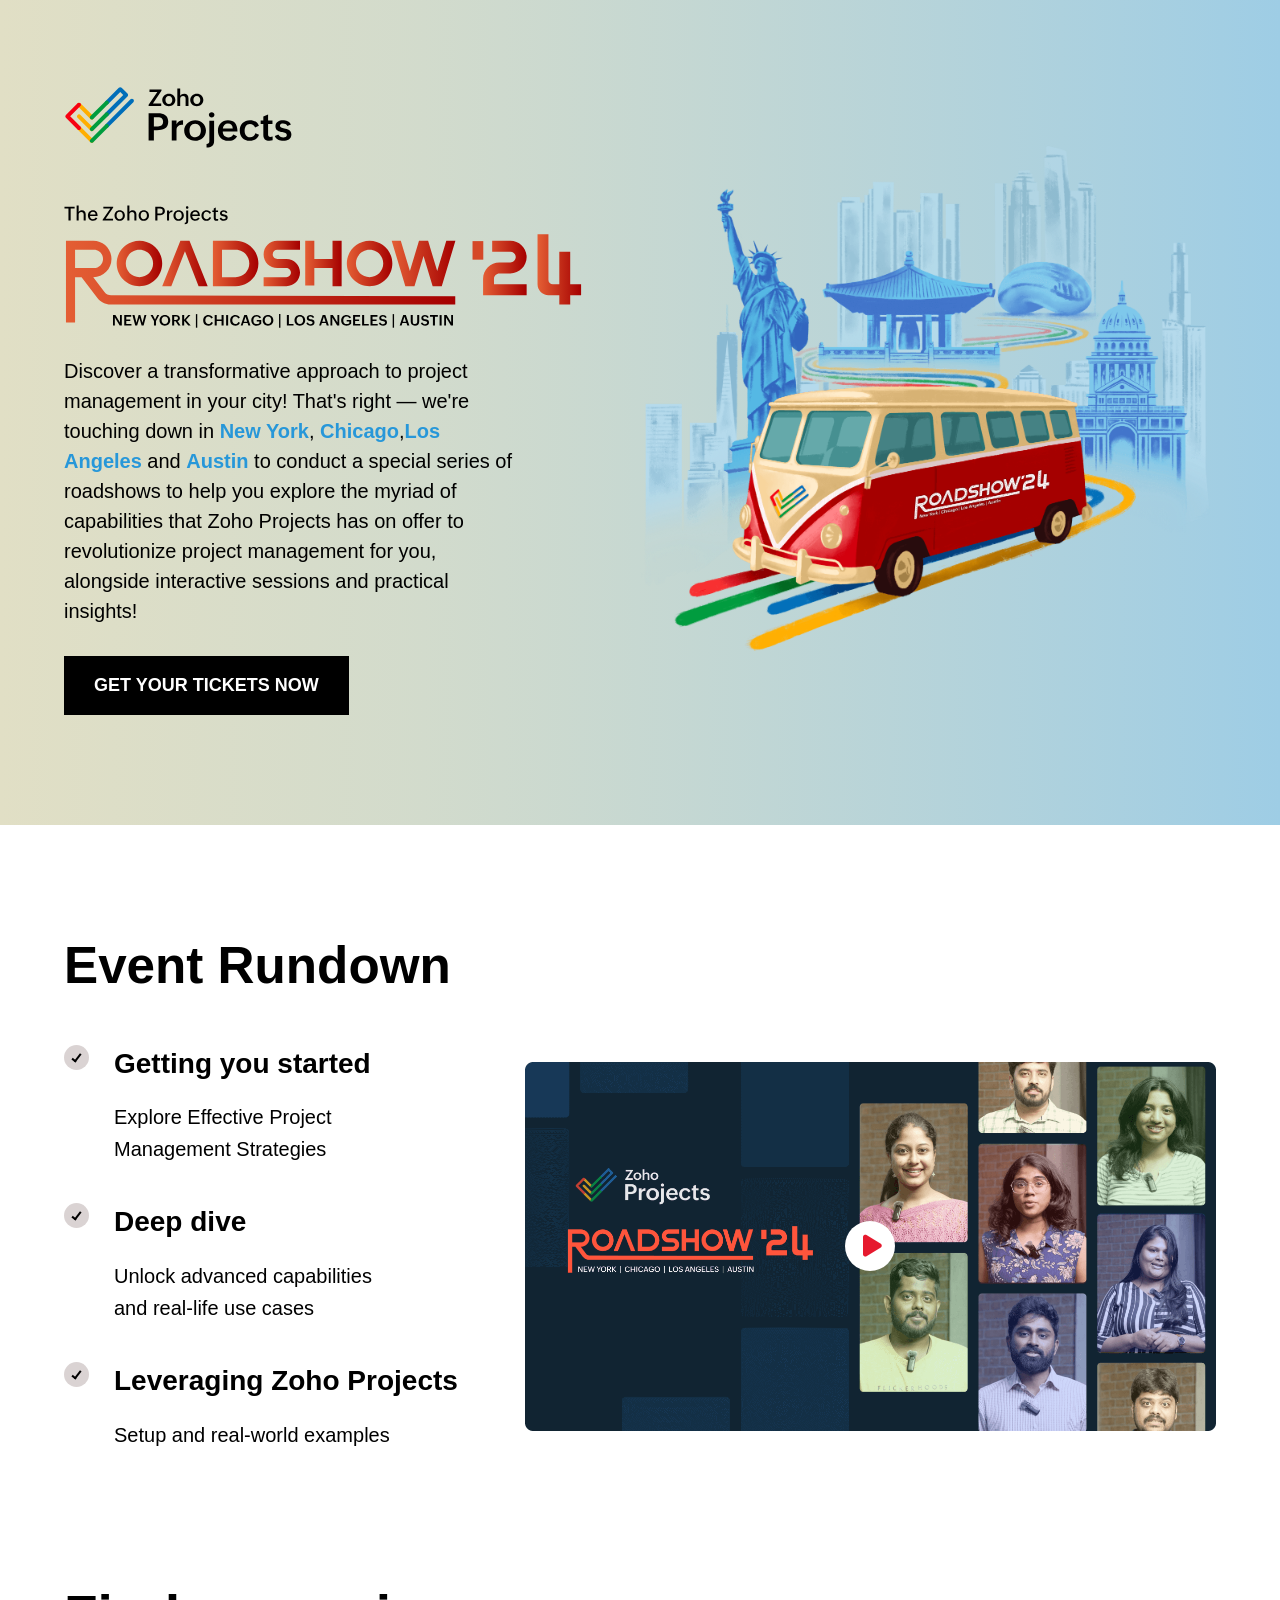
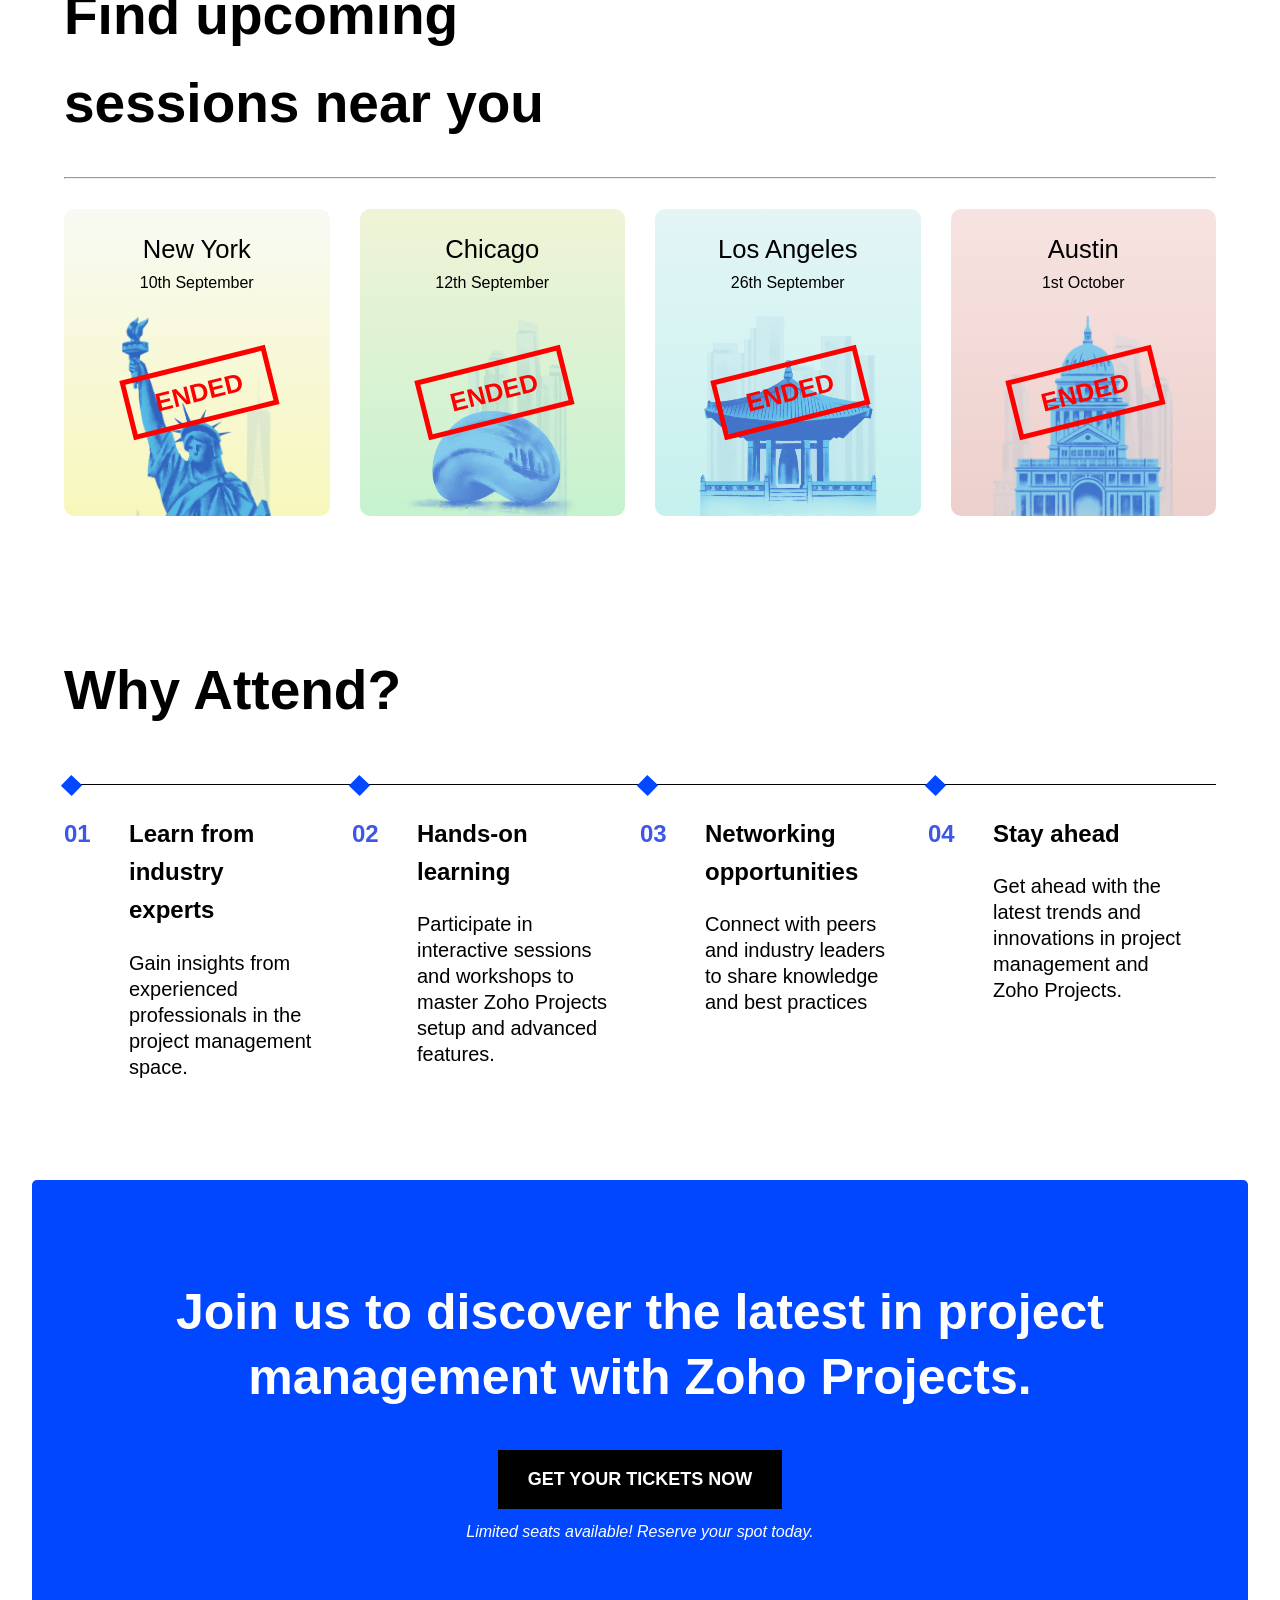
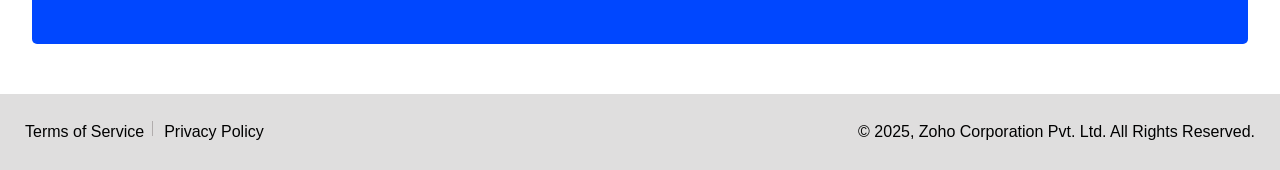
<file: index.html>
<!DOCTYPE html>
<html lang="en">

<head>
  <meta charset="UTF-8" />
  <meta name="viewport" content="width=device-width, initial-scale=1.0" />
  <!-- font awesome -->
  <link rel="stylesheet" href="https://cdnjs.cloudflare.com/ajax/libs/font-awesome/6.7.2/css/all.min.css"
    integrity="sha512-Evv84Mr4kqVGRNSgIGL/F/aIDqQb7xQ2vcrdIwxfjThSH8CSR7PBEakCr51Ck+w+/U6swU2Im1vVX0SVk9ABhg=="
    crossorigin="anonymous" referrerpolicy="no-referrer" />
  <!-- common style -->
  <link rel="stylesheet" href="./assests/css/global.css" />
  <link rel="stylesheet" href="./assests/css/flex.css">

  <!-- component style -->
  <link rel="stylesheet" href="./assests/css/btn.css" />
  <link rel="stylesheet" href="./assests/css/home.css" />
  <!-- resposive style -->
  <link rel="stylesheet" href="./assests/css/mediaquery.css">
  <title>Document</title>
</head>

<body>
  <!-- banner-section -->
  <section class="banner-section">
    <div class="container">
      <div class="inner-container">
        <div class="inner-text">
          <a class="zoho-logo">
            <img src="./assests/img/projects.svg" alt="zoho-logo" class="logo-img" />
          </a>
          <div class="road-show-box">
            <img src="./assests/img/roadshow-typography.svg" alt="road-show" class="road-show-img" />
          </div>
          <p class="banner-desc">
            Discover a transformative approach to project management in your
            city! That's right — we're touching down in
            <a href="">New York</a>,<a href=""> Chicago</a>,<a href="">Los Angeles</a>
            and <a href=""> Austin</a> to conduct a special series of
            roadshows to help you explore the myriad of capabilities that Zoho
            Projects has on offer to revolutionize project management for you,
            alongside interactive sessions and practical insights!
          </p>
          <div>
            <a href="" class="banner-btn">GET YOUR TICKETS NOW </a>
        </div>
      </div>
 
        <div class="inner-img">
          <img src="./assests/img/roadshow-illustration.png" alt="roadshow" class="road-img" />
        </div>
      </div>
    </div>
  </section>
  <!-- block1 -->
  <section class="block-1">
    <div class="container">
      <h2 class="block-1-heading">Event Rundown</h2>
      <div class="block-1-inner">
        <div class="block-1-text">
          <ul class="block-1-lists">
            <li class="block-1-list">
              <h3 class="list-head">Getting you started</h3>
              <p class="list-desc">
                Explore Effective Project Management Strategies
              </p>
            </li>
            <li class="block-1-list">

              <h3 class="list-head">Deep dive</h3>
              <p class="list-desc">
                Unlock advanced capabilities and real-life use cases
              </p>
            </li>
            <li class="block-1-list">
              <h3 class="list-head">Leveraging Zoho Projects</h3>
              <p class="list-desc">Setup and real-world examples</p>
            </li>
          </ul>
        </div>
        <div class="block-1-img-box">
          <img src="./assests/img/video-thumbnail.png" alt="roadshow-video" class="block-1-image" />
          <i class="fa-solid fa-play play-icon"></i>
        </div>
      </div>
    </div>
  </section>
  <!-- block2 -->
  <section class="block2-section">
    <div class="container">
      <div class="block2-inner">
        <div class="block2-text">
          <h2 class="block2-heading">Find upcoming sessions near you</h2>
        </div>
        <hr />
        <div class="block2-img-box">
          <div class="block2-flex">
            <div class="block2-flex-item">
              <div class="block2-flex-inner clr-NewYork">
                <h3 class="block2-card-head">
                  New York

                </h3>
                <h4 class="block2-card-subhead">
                  10th September
                </h4>
                <span class="end">ENDED</span>
                <img src="./assests/img/newyork.png" alt="newyork" class="block2-img" />
              </div>
            </div>
            <div class="block2-flex-item">
              <div class="block2-flex-inner clr-Chicago">
                <h3 class="block2-card-head">
                  Chicago
                </h3>
                <h4 class="block2-card-subhead">
                  12th September
                </h4>
                <span class="end">ENDED</span>


                <img src="./assests/img/chicago.png" alt="chicago" class="block2-img" />
              </div>
            </div>
            <div class="block2-flex-item">
              <div class="block2-flex-inner clr-Los Angeles">
                <h3 class="block2-card-head">
                  Los Angeles
                </h3>
                <h4 class="block2-card-subhead">
                  26th September
                </h4>
                <span class="end">ENDED</span>


                <img src="./assests/img/los-angeles.png" alt="los-angeles" class="block2-img" />
              </div>
            </div>
            <div class="block2-flex-item">
              <div class="block2-flex-inner clr-Austin">
                <h3 class="block2-card-head">
                  Austin
                </h3>
                <h4 class="block2-card-subhead">
                  1st October

                </h4>
                <span class="end">ENDED</span>


                <img src="./assests/img/austin.png" alt="austin" class="block2-img" />
              </div>
            </div>
          </div>
        </div>
      </div>
    </div>
  </section>
  <!-- block3 -->
  <section class="block3-section">
    <div class="container">
      <div class="block3-inner">
        <div class="block3-text">
          <h2 class="block3-heading">Why Attend?</h2>
        </div>
        

        <div class="block3-flex-container">
          <div class="block3-flex-item">
            <div class="block3-flex-inner">
            <h3 class="block3-chain-head">
              Learn from industry experts
            </h3>
            <p class="block3-chain-desc">
              Gain insights from experienced professionals in the project management space.
            </p>
          </div>
        </div>
          <div class="block3-flex-item">
            <div class="block3-flex-inner">

            <h3 class="block3-chain-head">Hands-on learning</h3>
            <p class="block3-chain-desc">Participate in interactive sessions and workshops to master Zoho Projects setup
              and advanced features.</p>
          </div>
        </div>
          <div class="block3-flex-item">
            <div class="block3-flex-inner">
            <h3 class="block3-chain-head">Networking opportunities</h3>
            <p class="block3-chain-desc">Connect with peers and industry leaders to share knowledge and best practices
            </p>
          </div>
        </div>
          <div class="block3-flex-item">
            <div class="block3-flex-inner">
            <h3 class="block3-chain-head">Stay ahead</h3>
            <p class="block3-chain-desc">Get ahead with the latest trends and innovations in project management and Zoho
              Projects.</p>
          </div>
        </div>
        </div>
  </section>
  <!-- block4 -->
  <section class="block4-section">
    <div class="container-new">
      <h2 class="block4-heading">
        Join us to discover the latest in project management with Zoho Projects.
      </h2>
      <a href="" class="banner-btn block4-btn">GET YOUR TICKETS NOW </a>
      <p class="block4-desc">Limited seats available! Reserve your spot today.</p>
      
    </div>
    <div>
      <div>
        
      </div>
    </div>
  </section>
  <!-- footer -->
   <section class="footer-section">
    <div class="container-footer">
      <div class="class-left">
        <span>Terms of Service</span>
        <span>Privacy Policy</span>
      </div>
        <p>© 2025, Zoho Corporation Pvt. Ltd. All Rights Reserved.</p>
    </div>
   </section>
</body>

</html>
</file>
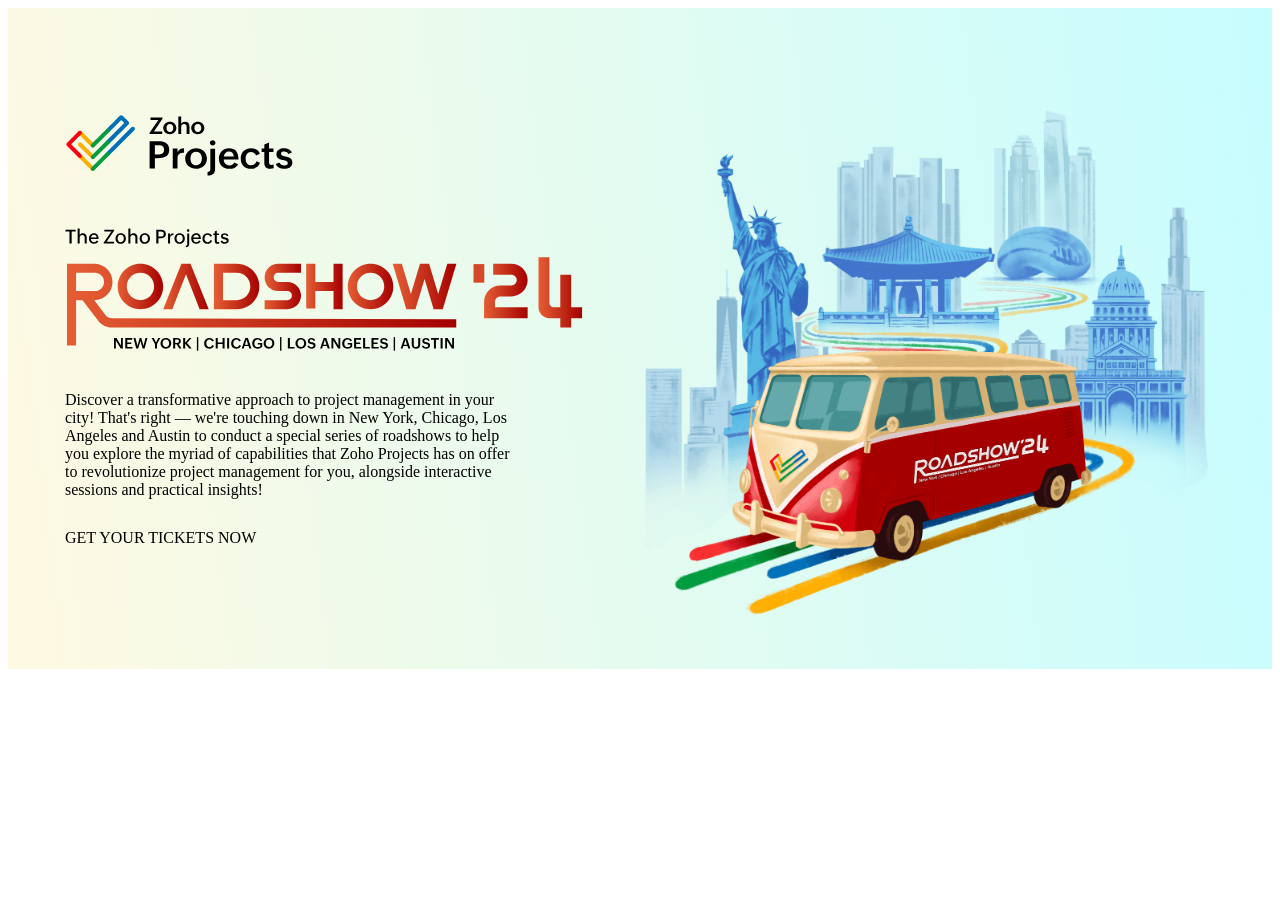
<file: test.html>
<!DOCTYPE html>
<html lang="en">
  <head>
    <meta charset="UTF-8" />
    <meta name="viewport" content="width=device-width, initial-scale=1.0" />
    <meta name="author" content="jayasri" />
    <title>Document</title>

    <style>
      .container {
        width: 95%;
        max-width: 1150px;
        margin: 0 auto;
      }

      .section-hero {
        padding: 100px 0 50px;
        background: linear-gradient(
          263deg,
          rgba(199, 253, 255, 1) 0%,
          rgba(255, 249, 224, 0.9159313383556548) 100%
        );
      }

      .hero-container {
        display: flex;
        flex-wrap: wrap;
      }

      .hero-img-box,
      .hero-text-box {
        width: 50%;
        flex: 0 0 50%;
      }

      .hero-img {
        max-width: 100%;
      }

      .logo-box {
        display: flex;
        width: 80%;
      }

      .zoho-logo {
        max-width: 50%;
        margin-bottom: 50px;
      }

      .roadshow-logo {
        max-width: 90%;
        margin-bottom: 20px;
      }

      .hero-description {
        max-width: 80%;
        margin-bottom: 30px;
      }

      @media (max-width: 1200px) {
        .section-hero {
          padding-top: 50px;
        }

        .section-rundown {
          padding-block: 50px;
        }

        .session-container {
          max-width: 70%;
          row-gap: 30px;
          margin: 0 auto;
        }

        .session-item {
          flex: 0 0 50%;
          width: 50%;
        }

        .attend-inner {
          padding-left: 32px;
        }

        .attend-inner::before {
          font-size: 22px;
          left: 0;
          top: 24px;
        }

        .attend-head {
          font-size: 20px;
        }

        .section-join .heading-sec {
          /* font-size: 44px; */
          max-width: 76%;
          line-height: 1.2;
        }
      }

      @media (max-width: 992px) {
        .header-container {
          padding-block: 4px;
        }

        .logo-box {
          /* max-width: 60%; */
          justify-content: center;
        }

        .roadshow-box {
          display: flex;
          justify-content: center;
          margin-bottom: 30px;
        }

        .hero-img-box,
        .hero-text-box {
          width: 100%;
          flex: 0 0 100%;
        }

        .hero-img-box {
          display: flex;
          justify-content: center;
        }

        .hero-text-box {
          display: flex;
          flex-direction: column;
          justify-content: center;
          align-items: center;
        }

        .hero-description {
          max-width: 70%;
          margin: 0 auto;
          text-align: center;
          margin-bottom: 30px;
        }

        .rundown-text-box,
        .rundown-img-box {
          flex: 0 0 100%;
        }

        .rundown-lists {
          display: flex;
          flex-wrap: wrap;
        }

        .run-down-list {
          flex: 0 0 33.3%;
        }

        .attend-item {
          flex: 0 0 50%;
          width: 50%;
          border: none;
        }

        .attend-item::before {
          display: none;
        }

        .attend-inner::before {
          font-size: 26px;
          left: 0;
          top: 24px;
        }

        .attend-head {
          font-size: 26px;
        }

        .attend-inner {
          padding-left: 40px;
        }
      }

      @media (max-width: 768px) {
        .container {
          max-width: 90%;
        }

        .header-logo {
          width: 50%;
        }

        .btn-get-ticket {
          padding: 8px 12px;
        }

        .logo-box {
          max-width: 80%;
        }

        .run-down-list {
          flex: 0 0 100%;
        }

        .heading-secondary {
          font-size: 36px;
          font-weight: bold;
          margin-bottom: 20px;
        }

        .hero-description {
          max-width: 80%;
        }

        .section-join .heading-sec {
          font-size: 33px;
        }

        .footer-container {
          flex-direction: column;
          justify-content: center;
          align-items: center;
          gap: 20px;
        }

        /* .footer-lists,
      .footer-copy {
      flex: 0 0 100%;
      } */
      }

      @media (max-width: 540px) {
        .header.sticky {
          display: none;
        }
      }
    </style>
  </head>
  <body>
    <section class="section-hero">
      <div class="container">
        <div class="hero-container">
          <div class="hero-text-box">
            <div></div>
            <a class="logo-box">
              <img
                src="./assests/img/projects.svg"
                class="zoho-logo"
                alt="zoho logo"
              />
            </a>
            <div class="roadshow-box">
              <img
                src="./assests/img/roadshow.svg"
                class="roadshow-logo"
                alt="roadshow logo"
              />
            </div>
            <div>
              <p class="hero-description">
                Discover a transformative approach to project management in your
                city! That's right — we're touching down in New York, Chicago,
                Los Angeles and Austin to conduct a special series of roadshows
                to help you explore the myriad of capabilities that Zoho
                Projects has on offer to revolutionize project management for
                you, alongside interactive sessions and practical insights!
              </p>
            </div>
            <a class="btn btn-get-ticket">GET YOUR TICKETS NOW</a>
          </div>
          <div class="hero-img-box">
            <img
              src="./assests/img/roadshow-illustration.png"
              class="hero-img"
              alt="hero image"
            />
          </div>
        </div>
      </div>
    </section>
  </body>
</html>
</file>
<file: assests/css/global.css>
* {
  margin: 0;
  padding: 0;
  box-sizing: border-box;
}
body {
  color: black;
  font-family: sans-serif;
  line-height: 1.6;
}
a {
  text-decoration: none;
}
ul li {
  list-style-type: none;
}
.container {
  max-width: 1280px;
  width: 90%;
  margin: 0 auto;
}
</file>
<file: assests/css/flex.css>
.d-flex {
  display: flex;
}
.jc-c {
  justify-content: center;
}
.jc-e {
  justify-content: end;
}
.al-c {
  align-items: center;
}
</file>
<file: assests/css/btn.css>
/* banner btn */

.banner-btn {
  /* background: radial-gradient(circle, yellow, transparent);
  background-color: #e94848; */
  /* background: radial-gradient(circle, red, blue); */
  /* background: linear-gradient(to right, blue, red, blue); */
  background-color: #000;
  padding: 15px 30px;
  color: white;
  font-size: 18px;
  font-weight: 600;
  display: inline-block;
}
/* block4 */
.block4-btn {
  margin-bottom: 10px;
}
</file>
<file: assests/css/home.css>
.banner-section {
  padding: 80px 0 110px;
  /* background: rgb(193, 189, 123); */
  /* background: linear-gradient(
    114deg,
    rgb(232 231 214 / 71%) 44%,
    rgb(112 205 231) 100%
  ); */
  background: linear-gradient(to right, #e1dfc5, 60%, #9ecde5);
}
.inner-container {
  display: flex;
  flex-wrap: wrap;
  row-gap: 50px;
}
.inner-text,
.inner-img {
  width: 50%;
  flex: 0 0 50%;
}
.zoho-logo {
  width: 50%;
  display: flex;
  margin-bottom: 55px;
}
.logo-img {
  max-width: 80%;
}
.road-show-img {
  width: 90%;
  margin-bottom: 20px;
}
.banner-desc {
  max-width: 78%;
  font-size: clamp(16px, 2vw, 20px);
  line-height: 1.5;
  margin-bottom: 30px;
}
.banner-desc a {
  color: #2797d9;
  font-weight: 700;
}
.inner-img {
  display: flex;
}
.road-img {
  width: 100%;
  align-self: center;
}
/* block-1 */

.block-1 {
  padding: 100px 0 120px;
}
.block-1-inner {
  display: flex;
  flex-wrap: wrap;
  row-gap: 50px;
}
.block-1-text {
  flex: 0 0 40%;
  width: 40%;
  display: flex;
  align-items: center;
}
.block-1-heading {
  /* font-size: 55px; */
  font-size: clamp(23px, 4vw, 55px);
  margin-bottom: 35px;
}
.list-head {
  font-size: clamp(15px, 2.5vw, 28px);
  margin-bottom: 15px;
  /* padding-left: 50px; */
}
.block-1-list::before {
  content: "";
  width: 25px;
  height: 25px;
  background-color: rgba(195, 184, 184, 0.625);
  /* border: 1px solid black; */
  display: inline-block;
  position: absolute;
  top: 3px;
  left: 0;
  border-radius: 50%;
}
.block-1-list::after {
  content: "";
  display: inline-block;
  width: 3px;
  height: 8px;
  border: solid black;
  border-width: 0 2px 2px 0;
  transform: rotate(38deg);
  position: absolute;
  top: 10px;
  left: 10px;
}
.block-1-list:last-child {
  margin-bottom: 0;
}
.list-desc {
  font-size: clamp(15px, 2vw, 20px);
  /* alternative--font size:clam() */
  max-width: 72%;
}
.block-1-list {
  margin-bottom: 35px;
  position: relative;
  padding-left: 50px;
}
.block-1-img-box {
  flex: 0 0 60%;
  width: 60%;
  display: flex;
  position: relative;
  overflow: hidden;
  border-radius: 10px;
}
.block-1-image {
  align-self: center;
}
.block-1-img-box::before {
  content: "";
  display: inline-block;
  width: 50px;
  height: 50px;
  border-radius: 50%;
  background-color: #fff;
  position: absolute;
  top: 50%;
  left: 50%;
  transform: translate(-50%, -50%);
  z-index: 1;
}
/* .block-1-img-box::after {
  content: "";
  display: inline-block;
  width: 0;
  height: 0;
  border-bottom: 18px solid red;
  border-left: 10px solid transparent;
  border-right: 10px solid transparent;
  position: absolute;
  top: 48%;
  left: 49%;
  transform: translate(-50%, -50%);
  z-index: 2;
  transform: rotate(90deg);
} */
/* .block-1-img-box::after {
content: "";
    display: inline-block;
    width: 0;
    height: 0;
    border-bottom: 10px solid red;
    border-left: 10px solid blue;
    border-right: 10px solid transparent;
    border-top: 10px solid transparent;
    position: absolute;
    top: 48%;
    left: 48.5%;
    transform: translate(-50%, -50%);
    z-index: 2;
    transform: rotate(221deg);
} */
.play-icon {
  color: #e6192e;
  font-size: 25px;
  position: absolute;
  top: 47%;
  left: 49%;
  z-index: 2;
}

.block-1-img-box:hover .block-1-image {
  transform: scale(1.02);
  border-radius: 5px;
}
.block-1-image {
  width: 100%;
  /* for remove unwanted space..down the image */
  display: block;
  transition: all 0.3s ease-in-out;
}

/*  block2  */
.block2-section {
  margin-bottom: 130px;
}
.block2-heading {
  font-size: clamp(26px, 5vw, 55px);
  max-width: 55%;
  margin-bottom: 30px;
}
.block2-img-box {
  margin-top: 30px;
}
.block2-flex {
  display: flex;
  flex-wrap: wrap;
  margin-left: -15px;
  margin-right: -15px;
}
.block2-flex-item {
  width: 25%;

  padding-inline: 15px;
}
.block2-flex-inner {
  display: flex;
  flex-direction: column;
  align-items: center;
  padding: 20px 20px 0;
  background-color: #2797d9;
  border-radius: 10px;
  position: relative;
}
.block2-flex-item:nth-child(1) .block2-flex-inner {
  background: linear-gradient(#ebf0dd59, #f0f08087);
}
.block2-flex-item:nth-child(2) .block2-flex-inner {
  background: linear-gradient(#e3e8b285, #b5eec0c4);
}
.block2-flex-item:nth-child(3) .block2-flex-inner {
  background: linear-gradient(#b1e2e459, #a1e8e39c);
}
.block2-flex-item:nth-child(4) .block2-flex-inner {
  background: linear-gradient(#e39e994a, #c66f6354);
}

/* .block2-flex-inner::before {
  content: "heloo";
  position: absolute;
  top: 50%;
  left: 50%;
}
.block2-flex-inner::after {
  content: "hai";
} */
.block2-card-head,
.block2-card-subhead {
  font-weight: 300;
}
.block2-card-subhead {
  margin-bottom: 20px;
}
.block2-card-head {
  font-size: clamp(25px, 2vw, 30px);
}
.end {
  display: inline-block;
  color: red;
  font-size: clamp(25px, 2vw, 28px);
  font-weight: 700;
  border: 5px solid red;
  padding: 5px 25px;
  transform: rotate(346deg) translateX(-50%);
  position: absolute;
  top: 44%;
  left: 50%;
}
.block2-img {
  /* width: 100%; */
  max-width: 80%;
  height: 200px;
  margin: 0 auto;
}
/* block3 */
.block3-section {
  margin-bottom: 100px;
}
.block3-heading {
  font-size: clamp(27px, 5vw, 55px);
  margin-bottom: 50px;
}

.block3-flex-container {
  display: flex;
  flex-wrap: wrap;
}
.block3-flex-item {
  flex: 0 0 25%;
  width: 25%;
  border-top: 1px solid #000;
  padding-top: 30px;
  position: relative;
}
.block3-flex-item::before {
  content: "";
  width: 15px;
  height: 15px;
  background-color: #0047ff;
  position: absolute;
  top: -7px;
  left: 0;
  transform: rotate(44deg);
}
.block3-flex-inner {
  padding-left: 65px;
  position: relative;
}
.block3-flex-inner::before {
  display: inline-block;
  font-size: clamp(21px, 3vw, 24px);
  color: #1536e5d4;
  font-weight: 700;
  position: absolute;
  top: 0%;
  left: 0%;
}
.block3-flex-item:nth-child(1) .block3-flex-inner::before {
  content: "01";
}
.block3-flex-item:nth-child(2) .block3-flex-inner::before {
  content: "02";
}
.block3-flex-item:nth-child(3) .block3-flex-inner::before {
  content: "03";
}
.block3-flex-item:nth-child(4) .block3-flex-inner::before {
  content: "04";
}
.block3-chain-head {
  font-size: clamp(20px, 3.5vw, 24px);
  max-width: 80%;
  margin-bottom: 20px;
}
.block3-chain-desc {
  font-size: clamp(18px, 1.8vw, 20px);
  max-width: 86%;
  line-height: 1.3;
}
/* block4 */
.block4-section {
  margin-bottom: 50px;
}
.container-new {
  max-width: 1420px;
  margin: 0 auto;
  width: 95%;
  background-color: #0047ff;
  border-radius: 5px;
  color: white;
  padding: 100px 50px;
  display: flex;
  flex-direction: column;
  align-items: center;
}
.block4-heading {
  font-size: clamp(25px, 5vw, 50px);
  max-width: 90%;
  text-align: center;
  margin-bottom: 40px;
  line-height: 1.3;
}

.block4-desc {
  font-style: oblique;
}
/* footer */
.footer-section {
  background-color: #cbcaca9e;
  padding: 25px;
}
.container-footer {
  display: flex;
  justify-content: space-between;
  align-items: center;
}
.class-left {
  display: flex;
  gap: 20px;
  position: relative;
}
.class-left::before {
  content: "";
  width: 1px;
  height: 15px;
  background-color: #10010138;
  position: absolute;
  top: 6%;
  left: 53%;
}
</file>
<file: assests/css/mediaquery.css>
@media (max-width: 1200px) {
  .container {
    width: 95%;
  }
  .banner-section {
    padding: 50px 0 50px;
  }
  .banner-btn {
    padding: 15px 30px;
  }
  .list-head {
    margin-bottom: 8px;
  }
  .block-1-list {
    margin-bottom: 25px;
  }
  .list-desc {
    max-width: 85%;
  }
  .block2-flex {
    max-width: 70%;
    margin: 0 auto;
    row-gap: 30px;
  }
  .block2-flex-item {
    width: 50%;
  }
  .block3-flex-inner {
    padding-left: 35px;
  }
  .container-new {
    width: 90%;
    padding: 70px 50px;
  }
  .block4-heading {
    max-width: 85%;
    line-height: 1.3;
    margin-bottom: 25px;
  }
}
@media (max-width: 992px) {
  .inner-text,
  .inner-img {
    flex: 0 0 100%;
    width: 100%;
  }
  .inner-text {
    display: flex;
    flex-direction: column;
    align-items: center;
  }
  .zoho-logo {
    justify-content: center;
    margin-bottom: 40px;
  }
  .logo-img {
    max-width: 80%;
  }

  .road-show-box {
    /* display: flex;
    justify-content: center; */
    text-align: center;
  }
  .banner-desc {
    text-align: center;
    max-width: 85%;
  }
  .banner-btn {
    padding: 10px 25px;
  }
  .block-1 {
    padding: 70px 0 80px;
  }

  .block-1-text,
  .block-1-img-box {
    flex: 0 0 100%;
    width: 100%;
  }
  .block-1-lists {
    display: flex;
    flex-wrap: wrap;
  }
  .block-1-list {
    width: 33.33%;
    padding-left: 40px;
  }
  .list-head {
    max-width: 80%;
  }
  .list-desc {
    max-width: 100%;
  }
  .block2-section {
    margin-bottom: 80px;
  }
  .block2-section {
    margin-bottom: 86px;
  }
  .block2-flex {
    max-width: 80%;
  }
  .block3-heading {
    margin-bottom: 8px;
  }
  .block3-flex-item {
    flex: 0 0 50%;
    width: 50%;
    border: none;
    padding-top: 20px;
  }
  .block3-flex-item::before {
    display: none;
  }
  .block3-chain-head {
    max-width: 100%;
  }
  .block3-chain-desc {
    max-width: 90%;
  }
  .block4-heading {
    max-width: 100%;
  }
}
@media (max-width: 768px) {
  .banner-btn {
    padding: 10px 20px;
    font-size: 15px;
  }
  .block-1-list {
    width: 100%;
    margin-bottom: 40px;
  }
  .block2-heading {
    text-align: center;
    margin: 0 auto 25px;
    line-height: 1.2;
  }
  .block2-flex {
    max-width: 100%;
  }
  .block2-flex {
    max-width: 70%;
  }
  .block2-flex-item {
    width: 100%;
  }
  .block3-flex-item {
    flex: 0 0 100%;
    width: 100%;
  }
  .block3-chain-head {
    margin-bottom: 5px;
  }
  .block4-desc {
    text-align: center;
  }
  .container-footer {
    flex-direction: column;
    row-gap: 10px;
  }
}
@media (max-width: 576px) {
  .block2-heading {
    max-width: 75%;
  }
  .block2-flex {
    max-width: 100%;
  }
  .block3-flex-item {
    padding-left: 40px;
  }
}
</file>
